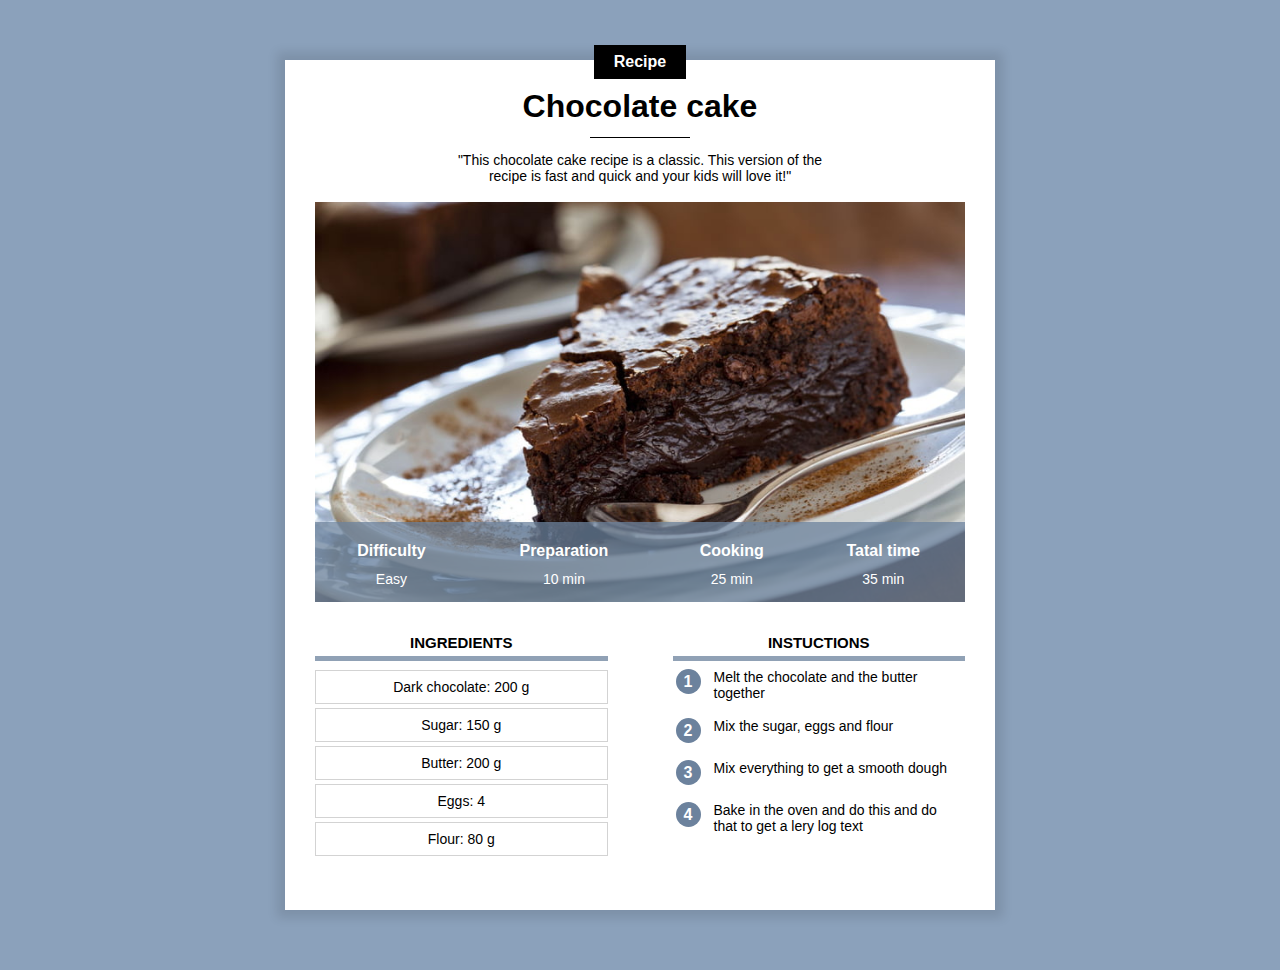
<file: index.html>
<!DOCTYPE html>
<html lang="en">
  <head>
    <title>Chocolate cake</title>
    <meta charset="UTF-8" />
    <meta name="viewport" content="width=device-width, initial-scale=1.0">
    <link rel="stylesheet" href="recipe.css" />
  </head>
  <body>
    <div class="content">
      <div class="center category">
        <p class="category">Recipe</p>
      </div>
      <h1>Chocolate cake</h1>
      <div class="separator"></div>
      <div class="center">
        <p class="description">
          "This chocolate cake recipe is a classic. This version of the recipe
          is fast and quick and your kids will love it!"
        </p>
      </div>

      <div class="info">
        <img class="center info" src="cake.jpg" />
        <table class="info">
          <tr>
            <th>Difficulty</th>
            <th>Preparation</th>
            <th>Cooking</th>
            <th>Tatal time</th>
          </tr>
          <tr>
            <td>Easy</td>
            <td>10 min</td>
            <td>25 min</td>
            <td>35 min</td>
          </tr>
        </table>
      </div>
      <div>
      <div class="col1 col">
        <h2>Ingredients</h2>
        <div class="ingredients">
          <p>Dark chocolate: 200 g</p>
          <p>Sugar: 150 g</p>
          <p>Butter: 200 g</p>
          <p>Eggs: 4</p>
          <p>Flour: 80 g</p>
        </div>
      </div>
      
      <div class="col2 col">
        <h2>Instuctions</h2>
        <table class="instructions">
          <tr>
            <td><p class="number">1</p></td>
            <td class="instructions_step">
              Melt the chocolate and the butter together
            </td>
          </tr>
          <tr>
            <td><p class="number">2</p></td>
            <td class="instructions_step">Mix the sugar, eggs and flour</td>
          </tr>
          <tr>
            <td><p class="number">3</p></td>
            <td class="instructions_step">
              Mix everything to get a smooth dough
            </td>
          </tr>
          <tr>
            <td><p class="number">4</p></td>
            <td class="instructions_step">
              Bake in the oven and do this and do that to get a lery log text
            </td>
          </tr>
        </div>
        </table>
      </div>
    </div>
  </body>
</html>
</file>
<file: recipe.css>
* {
  overflow: auto;
}

body {
  background-color: #8ba1bb;
  font-family: Arial, Helvetica, sans-serif;
  margin: 0;
}

div.content {
  background-color: white;
  margin: 40px 8px 80px 8px;
  padding: 0px 8px 20px 8px;
  /*min-width: 350px;*/
  box-shadow: 0px 0px 10px 8px rgba(0, 0, 0, 0.1);
  overflow: visible;
}

h1 {
  text-align: center;
  margin-top: 5px;
  margin-bottom: 12px;
}

p.description {
  text-align: center;
  max-width: 400px;
  display: inline-block;
  font-size: 14px;
}
.center {
  text-align: center;
  width: 100%;
}

div.category {
  margin-bottom: 0px;
  margin-top: 0px;
  overflow: visible;
}

p.category {
  background-color: black;
  color: white;
  display: inline-block;
  margin-top: -15px;
  margin-bottom: 0px;
  padding: 8px 20px;
  font-weight: bold;
  font-size: 16px;
}

div.separator {
  height: 1px;
  width: 100px;
  background-color: black;
  margin-left: auto;
  margin-right: auto;
}

div.info {
  position: relative;
}

table.info {
  position: absolute;
  bottom: 0;
  width: 100%;
  color: white;
  background-color: #6c829dc0;
  height: 50px;
}
table.info td {
  text-align: center;
  vertical-align: top;
  font-size: 12px;
}

table.info th {
  vertical-align: bottom;
  padding-bottom: 8px;
  font-size: 14px;
}

img.info {
  display: block;
  max-height: 400px;
  object-fit: cover;
  min-height: 200px;
  background-color: lightgray;
}

div.col {
  width: 100%;
  margin-top: 20px;
}

div.col1 {
  display: inline-block;
  /*margin-right: 10%;*/
  margin-bottom: 20px;
}
div.col2 {
  /*float: right;*/
}

div.col h2 {
  text-align: center;
  text-transform: uppercase;
  font-size: 15px;
  border-bottom: 5px solid #6c829dc0;
  margin-bottom: 5px;
  padding-bottom: 5px;
}

div.ingredients p {
  text-align: center;
  border: 1px solid lightgray;
  font-size: 14px;
  padding: 8px;
  margin-top: 4px;
  margin-bottom: 0px;
}
table.instructions p.number {
  text-align: center;
  background-color: #6c829d;
  color: white;
  font-weight: bold;
  font: 14px;
  width: 25px;
  height: 25px;
  padding-top: 4px;
  box-sizing: border-box;
  border-radius: 50%;
  margin: 0;
}
table.instructions td.instructions_step {
  padding-left: 10px;
  padding-bottom: 14px;
  font-size: 14px;
}
table.instructions td {
  vertical-align: top;
}
table.instructions tr {
  height: 40px;
}
@media only screen and (min-width: 768px) {
  div.content {
    margin: 60px;
    padding: 0px 30px 30px 30px;
    min-width: 350px;
  }
  table.info {
    height: 80px;
  }
  table.info td {
    font-size: 14px;
  }
  table.info th {
    font-size: 16px;
  }
  div.col {
    width: 45%;
  }
  div.col1 {
    margin-right: 10%;
  }
  div.col2 {
    float: right;
  }
}
@media only screen and (min-width: 900px) {
  div.content {
    margin-left: auto;
    margin-right: auto;
    width: 650px;
  }
}
</file>
